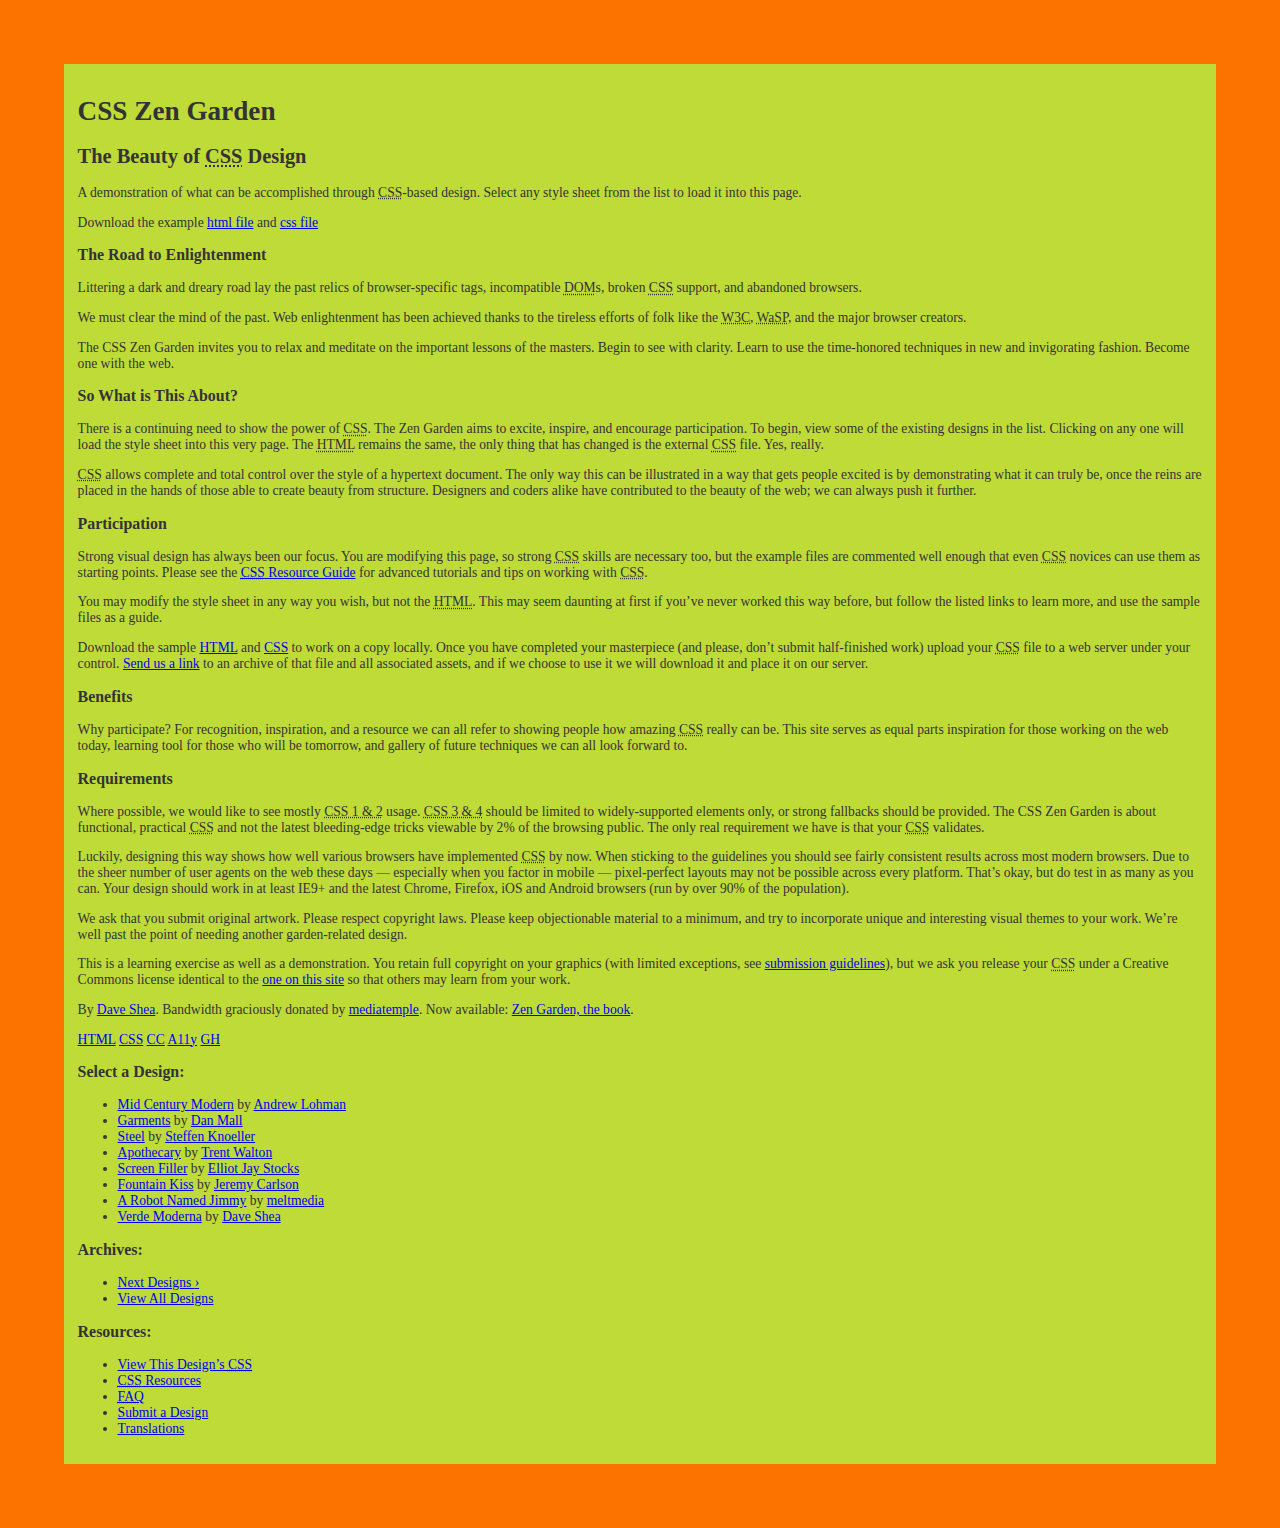
<file: Project/index.html>
<!DOCTYPE html>
<html lang="en">
  <head>
    <meta charset="UTF-8" />
    <meta name="viewport" content="width=device-width, initial-scale=1.0" />
    <title>Zen style guide</title>
    <link rel="stylesheet" href="style.css" />
  </head>
  <body>
    <div class="page-wrapper">
      <section class="intro" id="zen-intro">
        <header role="banner">
          <h1>CSS Zen Garden</h1>
          <h2>
            The Beauty of <abbr title="Cascading Style Sheets">CSS</abbr> Design
          </h2>
        </header>

        <div class="summary" id="zen-summary" role="article">
          <p>
            A demonstration of what can be accomplished through
            <abbr title="Cascading Style Sheets">CSS</abbr>-based design. Select
            any style sheet from the list to load it into this page.
          </p>
          <p>
            Download the example
            <a
              href="/examples/index"
              title="This page's source HTML code, not to be modified."
              >html file</a
            >
            and
            <a
              href="/examples/style.css"
              title="This page's sample CSS, the file you may modify."
              >css file</a
            >
          </p>
        </div>

        <div class="preamble" id="zen-preamble" role="article">
          <h3>The Road to Enlightenment</h3>
          <p>
            Littering a dark and dreary road lay the past relics of
            browser-specific tags, incompatible
            <abbr title="Document Object Model">DOM</abbr>s, broken
            <abbr title="Cascading Style Sheets">CSS</abbr> support, and
            abandoned browsers.
          </p>
          <p>
            We must clear the mind of the past. Web enlightenment has been
            achieved thanks to the tireless efforts of folk like the
            <abbr title="World Wide Web Consortium">W3C</abbr>,
            <abbr title="Web Standards Project">WaSP</abbr>, and the major
            browser creators.
          </p>
          <p>
            The CSS Zen Garden invites you to relax and meditate on the
            important lessons of the masters. Begin to see with clarity. Learn
            to use the time-honored techniques in new and invigorating fashion.
            Become one with the web.
          </p>
        </div>
      </section>

      <div class="main supporting" id="zen-supporting" role="main">
        <div class="explanation" id="zen-explanation" role="article">
          <h3>So What is This About?</h3>
          <p>
            There is a continuing need to show the power of
            <abbr title="Cascading Style Sheets">CSS</abbr>. The Zen Garden aims
            to excite, inspire, and encourage participation. To begin, view some
            of the existing designs in the list. Clicking on any one will load
            the style sheet into this very page. The
            <abbr title="HyperText Markup Language">HTML</abbr> remains the
            same, the only thing that has changed is the external
            <abbr title="Cascading Style Sheets">CSS</abbr> file. Yes, really.
          </p>
          <p>
            <abbr title="Cascading Style Sheets">CSS</abbr> allows complete and
            total control over the style of a hypertext document. The only way
            this can be illustrated in a way that gets people excited is by
            demonstrating what it can truly be, once the reins are placed in the
            hands of those able to create beauty from structure. Designers and
            coders alike have contributed to the beauty of the web; we can
            always push it further.
          </p>
        </div>

        <div class="participation" id="zen-participation" role="article">
          <h3>Participation</h3>
          <p>
            Strong visual design has always been our focus. You are modifying
            this page, so strong
            <abbr title="Cascading Style Sheets">CSS</abbr> skills are necessary
            too, but the example files are commented well enough that even
            <abbr title="Cascading Style Sheets">CSS</abbr> novices can use them
            as starting points. Please see the
            <a
              href="http://www.mezzoblue.com/zengarden/resources/"
              title="A listing of CSS-related resources"
              ><abbr title="Cascading Style Sheets">CSS</abbr> Resource Guide</a
            >
            for advanced tutorials and tips on working with
            <abbr title="Cascading Style Sheets">CSS</abbr>.
          </p>
          <p>
            You may modify the style sheet in any way you wish, but not the
            <abbr title="HyperText Markup Language">HTML</abbr>. This may seem
            daunting at first if you&#8217;ve never worked this way before, but
            follow the listed links to learn more, and use the sample files as a
            guide.
          </p>
          <p>
            Download the sample
            <a
              href="/examples/index"
              title="This page's source HTML code, not to be modified."
              >HTML</a
            >
            and
            <a
              href="/examples/style.css"
              title="This page's sample CSS, the file you may modify."
              >CSS</a
            >
            to work on a copy locally. Once you have completed your masterpiece
            (and please, don&#8217;t submit half-finished work) upload your
            <abbr title="Cascading Style Sheets">CSS</abbr> file to a web server
            under your control.
            <a
              href="http://www.mezzoblue.com/zengarden/submit/"
              title="Use the contact form to send us your CSS file"
              >Send us a link</a
            >
            to an archive of that file and all associated assets, and if we
            choose to use it we will download it and place it on our server.
          </p>
        </div>

        <div class="benefits" id="zen-benefits" role="article">
          <h3>Benefits</h3>
          <p>
            Why participate? For recognition, inspiration, and a resource we can
            all refer to showing people how amazing
            <abbr title="Cascading Style Sheets">CSS</abbr> really can be. This
            site serves as equal parts inspiration for those working on the web
            today, learning tool for those who will be tomorrow, and gallery of
            future techniques we can all look forward to.
          </p>
        </div>

        <div class="requirements" id="zen-requirements" role="article">
          <h3>Requirements</h3>
          <p>
            Where possible, we would like to see mostly
            <abbr title="Cascading Style Sheets, levels 1 and 2"
              >CSS 1 &amp; 2</abbr
            >
            usage.
            <abbr title="Cascading Style Sheets, levels 3 and 4"
              >CSS 3 &amp; 4</abbr
            >
            should be limited to widely-supported elements only, or strong
            fallbacks should be provided. The CSS Zen Garden is about
            functional, practical
            <abbr title="Cascading Style Sheets">CSS</abbr> and not the latest
            bleeding-edge tricks viewable by 2% of the browsing public. The only
            real requirement we have is that your
            <abbr title="Cascading Style Sheets">CSS</abbr> validates.
          </p>
          <p>
            Luckily, designing this way shows how well various browsers have
            implemented <abbr title="Cascading Style Sheets">CSS</abbr> by now.
            When sticking to the guidelines you should see fairly consistent
            results across most modern browsers. Due to the sheer number of user
            agents on the web these days &#8212; especially when you factor in
            mobile &#8212; pixel-perfect layouts may not be possible across
            every platform. That&#8217;s okay, but do test in as many as you
            can. Your design should work in at least IE9+ and the latest Chrome,
            Firefox, iOS and Android browsers (run by over 90% of the
            population).
          </p>
          <p>
            We ask that you submit original artwork. Please respect copyright
            laws. Please keep objectionable material to a minimum, and try to
            incorporate unique and interesting visual themes to your work.
            We&#8217;re well past the point of needing another garden-related
            design.
          </p>
          <p>
            This is a learning exercise as well as a demonstration. You retain
            full copyright on your graphics (with limited exceptions, see
            <a href="http://www.mezzoblue.com/zengarden/submit/guidelines/"
              >submission guidelines</a
            >), but we ask you release your
            <abbr title="Cascading Style Sheets">CSS</abbr> under a Creative
            Commons license identical to the
            <a
              href="http://creativecommons.org/licenses/by-nc-sa/3.0/"
              title="View the Zen Garden's license information."
              >one on this site</a
            >
            so that others may learn from your work.
          </p>
          <p role="contentinfo">
            By <a href="http://www.mezzoblue.com/">Dave Shea</a>. Bandwidth
            graciously donated by
            <a href="http://www.mediatemple.net/">mediatemple</a>. Now
            available:
            <a
              href="http://www.amazon.com/exec/obidos/ASIN/0321303474/mezzoblue-20/"
              >Zen Garden, the book</a
            >.
          </p>
        </div>

        <footer>
          <a
            href="http://validator.w3.org/check/referer"
            title="Check the validity of this site&#8217;s HTML"
            class="zen-validate-html"
            >HTML</a
          >
          <a
            href="http://jigsaw.w3.org/css-validator/check/referer"
            title="Check the validity of this site&#8217;s CSS"
            class="zen-validate-css"
            >CSS</a
          >
          <a
            href="http://creativecommons.org/licenses/by-nc-sa/3.0/"
            title="View the Creative Commons license of this site: Attribution-NonCommercial-ShareAlike."
            class="zen-license"
            >CC</a
          >
          <a
            href="http://mezzoblue.com/zengarden/faq/#aaa"
            title="Read about the accessibility of this site"
            class="zen-accessibility"
            >A11y</a
          >
          <a
            href="https://github.com/mezzoblue/csszengarden.com"
            title="Fork this site on Github"
            class="zen-github"
            >GH</a
          >
        </footer>
      </div>

      <aside class="sidebar" role="complementary">
        <div class="wrapper">
          <div class="design-selection" id="design-selection">
            <h3 class="select">Select a Design:</h3>
            <nav role="navigation">
              <ul>
                <li>
                  <a href="/221/" class="design-name">Mid Century Modern</a> by
                  <a href="http://andrewlohman.com/" class="designer-name"
                    >Andrew Lohman</a
                  >
                </li>
                <li>
                  <a href="/220/" class="design-name">Garments</a> by
                  <a href="http://danielmall.com/" class="designer-name"
                    >Dan Mall</a
                  >
                </li>
                <li>
                  <a href="/219/" class="design-name">Steel</a> by
                  <a href="http://steffen-knoeller.de" class="designer-name"
                    >Steffen Knoeller</a
                  >
                </li>
                <li>
                  <a href="/218/" class="design-name">Apothecary</a> by
                  <a href="http://trentwalton.com" class="designer-name"
                    >Trent Walton</a
                  >
                </li>
                <li>
                  <a href="/217/" class="design-name">Screen Filler</a> by
                  <a href="http://elliotjaystocks.com/" class="designer-name"
                    >Elliot Jay Stocks</a
                  >
                </li>
                <li>
                  <a href="/216/" class="design-name">Fountain Kiss</a> by
                  <a href="http://jeremycarlson.com" class="designer-name"
                    >Jeremy Carlson</a
                  >
                </li>
                <li>
                  <a href="/215/" class="design-name">A Robot Named Jimmy</a> by
                  <a href="http://meltmedia.com/" class="designer-name"
                    >meltmedia</a
                  >
                </li>
                <li>
                  <a href="/214/" class="design-name">Verde Moderna</a> by
                  <a href="http://www.mezzoblue.com/" class="designer-name"
                    >Dave Shea</a
                  >
                </li>
              </ul>
            </nav>
          </div>

          <div class="design-archives" id="design-archives">
            <h3 class="archives">Archives:</h3>
            <nav role="navigation">
              <ul>
                <li class="next">
                  <a href="/214/page1">
                    Next Designs <span class="indicator">&rsaquo;</span>
                  </a>
                </li>
                <li class="viewall">
                  <a
                    href="http://www.mezzoblue.com/zengarden/alldesigns/"
                    title="View every submission to the Zen Garden."
                  >
                    View All Designs
                  </a>
                </li>
              </ul>
            </nav>
          </div>

          <div class="zen-resources" id="zen-resources">
            <h3 class="resources">Resources:</h3>
            <ul>
              <li class="view-css">
                <a
                  href="style.css"
                  title="View the source CSS file of the currently-viewed design."
                >
                  View This Design&#8217;s
                  <abbr title="Cascading Style Sheets">CSS</abbr>
                </a>
              </li>
              <li class="css-resources">
                <a
                  href="http://www.mezzoblue.com/zengarden/resources/"
                  title="Links to great sites with information on using CSS."
                >
                  <abbr title="Cascading Style Sheets">CSS</abbr> Resources
                </a>
              </li>
              <li class="zen-faq">
                <a
                  href="http://www.mezzoblue.com/zengarden/faq/"
                  title="A list of Frequently Asked Questions about the Zen Garden."
                >
                  <abbr title="Frequently Asked Questions">FAQ</abbr>
                </a>
              </li>
              <li class="zen-submit">
                <a
                  href="http://www.mezzoblue.com/zengarden/submit/"
                  title="Send in your own CSS file."
                >
                  Submit a Design
                </a>
              </li>
              <li class="zen-translations">
                <a
                  href="http://www.mezzoblue.com/zengarden/translations/"
                  title="View translated versions of this page."
                >
                  Translations
                </a>
              </li>
            </ul>
          </div>
        </div>
      </aside>
    </div>
  </body>
</html>
</file>
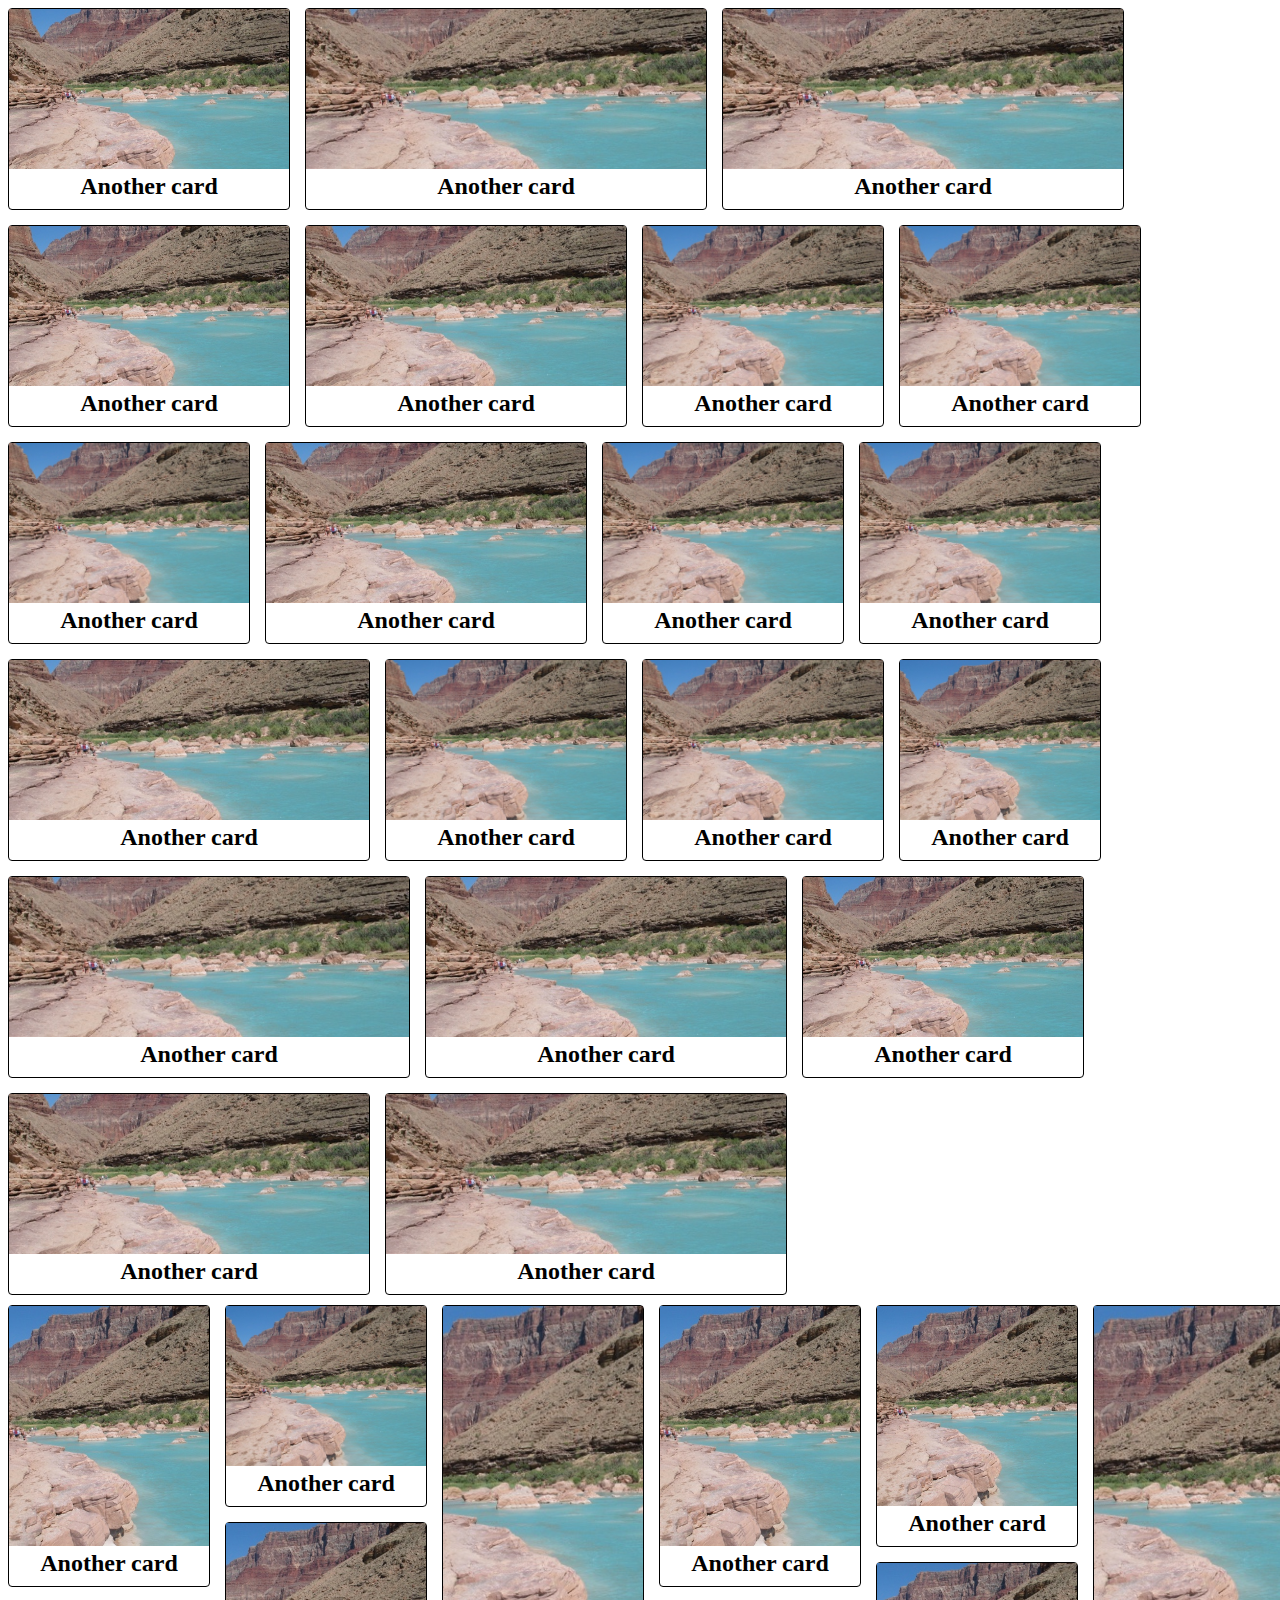
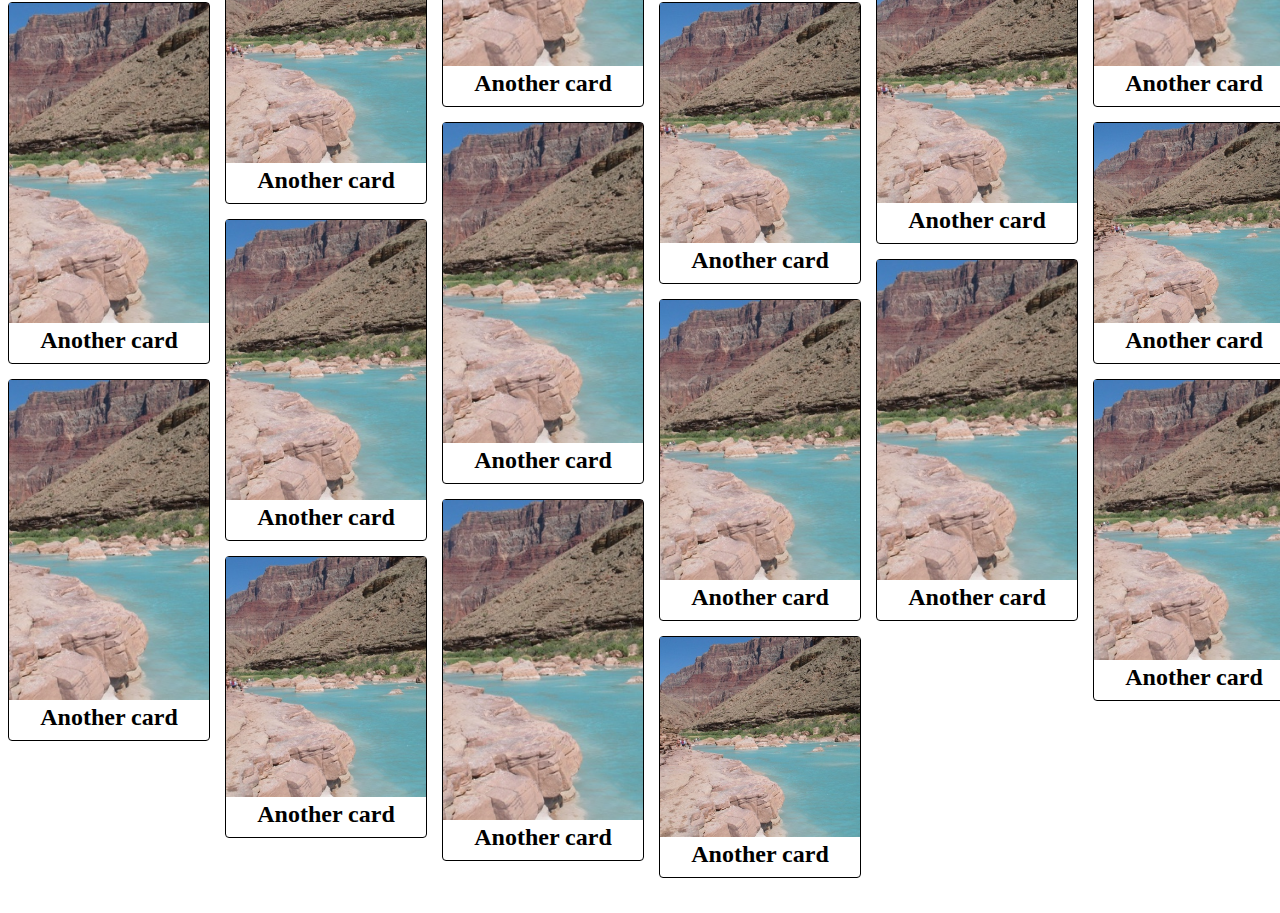
<file: Final/Flexbox/index.html>
<!DOCTYPE html>
<html lang="en">
  <head>
    <meta charset="UTF-8" />
    <meta http-equiv="X-UA-Compatible" content="IE=edge" />
    <meta name="viewport" content="width=device-width, initial-scale=1.0" />
    <title>Document</title>
    <link rel="stylesheet" href="styles.css" />
    <script src="main.js" defer></script>
  </head>
  <body>
    <header></header>
    <main class="card-grid">
      <section class="row-grid"></section>
      <section class="col-grid"></section>
    </main>
  </body>
</html>
</file>
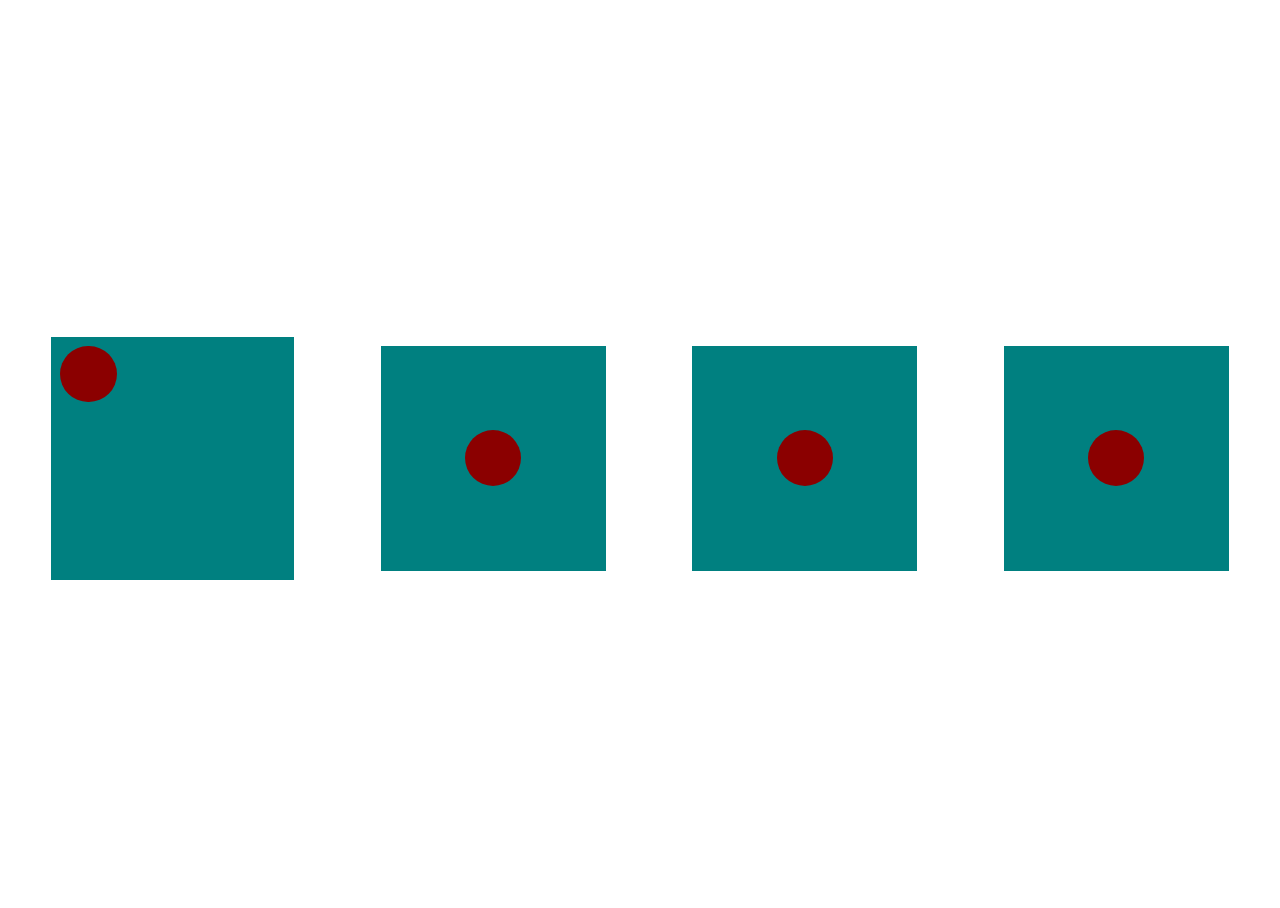
<file: Final/Animations/It's a trap/index.html>
<!DOCTYPE html>
<html lang="en">

<head>
    <meta charset="UTF-8">
    <meta http-equiv="X-UA-Compatible" content="IE=edge">
    <meta name="viewport" content="width=device-width, initial-scale=1.0">
    <link rel="stylesheet" href="style.css" />
    <title>It's a Trap</title>
</head>

<body>
    <div class="container container-one">
        <div class="orbiting-circle"></div>
    </div>
    <div class="container container-two">
        <div class="morphing-circle"></div>
    </div>
    <div class="container container-three">
        <div class="left-circle"></div>
        <div class="right-circle"></div>
    </div>
    <div class="container container-four">
        <div class="beating-circle"></div>
    </div>
</body>

</html>
</file>
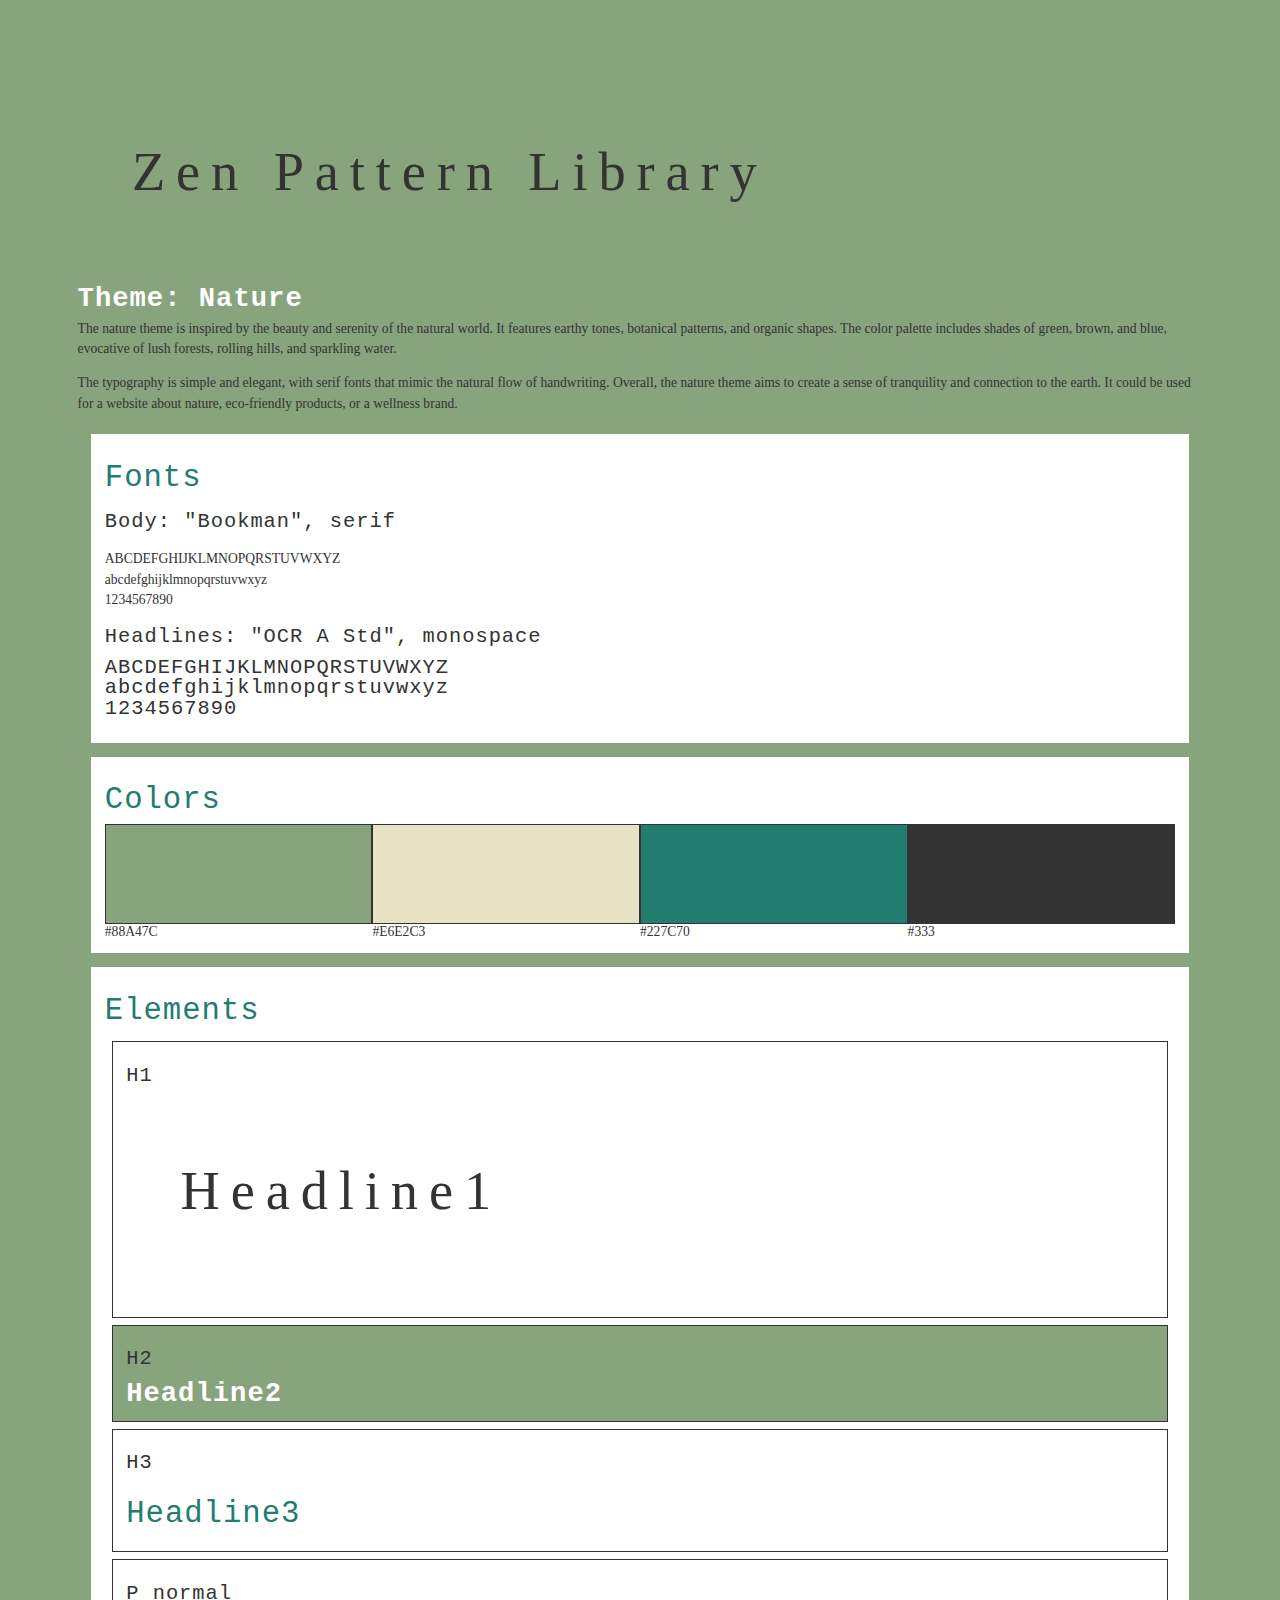
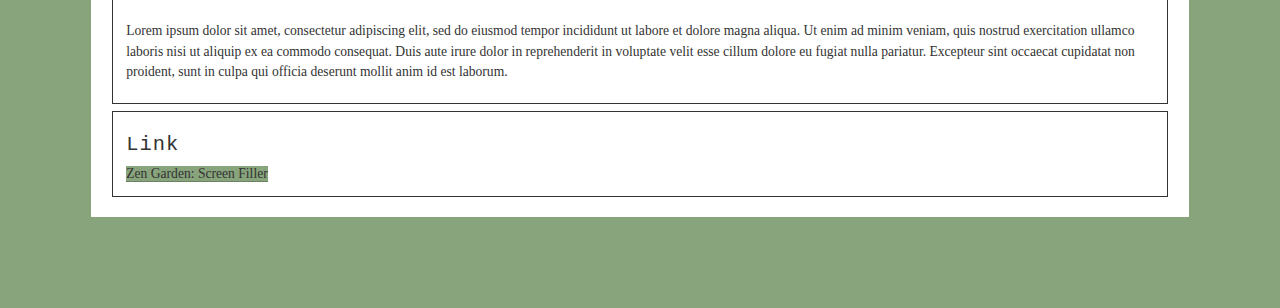
<file: Project/pattern.html>
<!DOCTYPE html>
<html lang="en">

<head>
  <meta charset="UTF-8" />
  <meta name="viewport" content="width=device-width, initial-scale=1.0" />
  <title>Zen Pattern Library</title>
  <link rel="stylesheet" href="style-pattern.css" />
</head>

<body>
  <header>
    <h1>
      Zen Pattern Library
    </h1>
  </header>
  <main>
    <h2>Theme: Nature</h2>
    <p>
      The nature theme is inspired by the beauty and serenity of the natural world. It features earthy tones, botanical
      patterns, and organic shapes. The color palette includes shades of green, brown, and blue, evocative of lush
      forests, rolling hills, and sparkling water.
    </p>
    <p>
      The typography is simple and elegant, with serif fonts that mimic the natural flow of handwriting. Overall, the
      nature theme aims to create a sense of tranquility and connection to the earth. It could be used for a website
      about nature, eco-friendly products, or a wellness brand.
    </p>
    <section>
      <h3>Fonts</h3>
      <h4>Body: "Bookman", serif</h4>
      <p>
        ABCDEFGHIJKLMNOPQRSTUVWXYZ<br />
        abcdefghijklmnopqrstuvwxyz<br />
        1234567890
      </p>
      <h4>Headlines: "OCR A Std", monospace</h4>
      <h4>
        ABCDEFGHIJKLMNOPQRSTUVWXYZ<br />
        abcdefghijklmnopqrstuvwxyz<br />
        1234567890
      </h4>
    </section>

    <section class="colors">
      <h3>Colors</h3>
      <figure>
        <div class="swatch primary"></div>
        <figcaption>#88A47C</figcaption>
      </figure>
      <figure>
        <div class="swatch accent1"></div>
        <figcaption>#E6E2C3</figcaption>
      </figure>
      <figure>
        <div class="swatch accent2"></div>
        <figcaption>#227C70</figcaption>
      </figure>
      <figure>
        <div class="swatch text-dark"></div>
        <figcaption>#333</figcaption>
      </figure>
    </section>

    <section class="elements">
      <h3>Elements</h3>
      <div class="element">
        <h4>H1</h4>
        <h1>Headline1</h1>
      </div>
      <div class="element primary">
        <h4>H2</h4>
        <h2>Headline2</h2>
      </div>
      <div class="element">
        <h4>H3</h4>
        <h3>Headline3</h3>
      </div>
      <div class="element">
        <h4>P normal</h4>
        <p>
          Lorem ipsum dolor sit amet, consectetur adipiscing elit, sed do
          eiusmod tempor incididunt ut labore et dolore magna aliqua. Ut enim
          ad minim veniam, quis nostrud exercitation ullamco laboris nisi ut
          aliquip ex ea commodo consequat. Duis aute irure dolor in
          reprehenderit in voluptate velit esse cillum dolore eu fugiat nulla
          pariatur. Excepteur sint occaecat cupidatat non proident, sunt in
          culpa qui officia deserunt mollit anim id est laborum.
        </p>
      </div>

      <div class="element">
        <h4>Link</h4>
        <a href="http://csszengarden.com/217/" rel="noreferrer" target="_blank">Zen Garden: Screen Filler</a>
      </div>
    </section>
  </main>
</body>

</html>
</file>
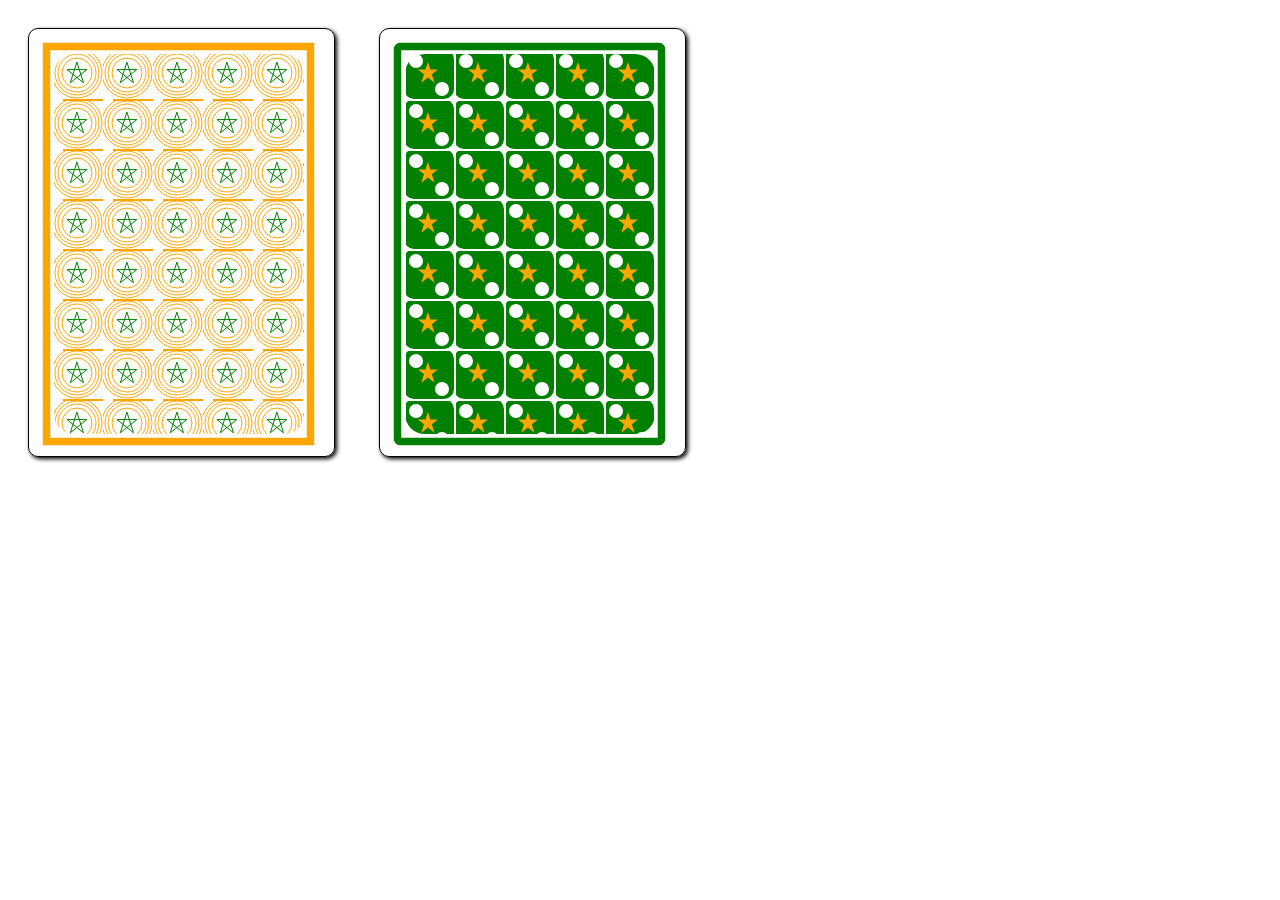
<file: Final/SVG Card Back/card.html>
<!DOCTYPE html>
<html lang="en">
<head>
    <meta charset="UTF-8">
    <meta http-equiv="X-UA-Compatible" content="IE=edge">
    <meta name="viewport" content="width=device-width, initial-scale=1.0">
    <link rel="stylesheet" href="main.css">
    <title>Card Back</title>
</head>
<body>
    <div class="card">
        <svg class="box">
          <!-- define pattern -->
          <defs>
            <pattern id="card1" patternUnits="userSpaceOnUse" x="24" y="20" width="50" height="50">
              <circle cx="24" cy="24" width="30" r="25" height="50" class="circle1" />
              <circle cx="24" cy="24" width="30" r="22" height="50" class="circle2" />
              <circle cx="24" cy="24" width="30" r="19" height="50" class="circle3" />
              <circle cx="24" cy="24" width="30" r="15" height="50" class="circle4" />
      
              <polygon points="9.9,1.1 3.3,21.78 19.8,8.58 0,8.58 16.5,21.78" class="star" />
      
              <polyline points="58,0 10,0" />
            </pattern>
          </defs>
          <!-- use pattern in a rectangle -->
          <rect x="17.5" y="17.5" width="264" height="395" id="border1" />
          <rect x="25" y="25" width="250" height="380" rx="20" fill="url(#card1)" ; />
        </svg>
      </div>
      
      <div class="card">
        <svg class="box">
          <!-- define pattern -->
          <defs>
            <pattern id="card2" patternUnits="userSpaceOnUse" x="24" y="20" width="50" height="50">
              <rect x="00" y="0" rx="10" ry="10" width="50" height="50" class="rec1" />
      
              <circle cx="12" cy="12" r="8" class="cir" />
              <circle cx="38" cy="40" r="8" class="cir" />
      
              <polygon points="9.9,1.1 3.3,21.78 19.8,8.58 0,8.58 16.5,21.78" class="star" />
              <polyline points="0,0 0,58" />
              <polyline points="58,0 0,0" />
            </pattern>
          </defs>
          <!-- use pattern in a rectangle -->
          <rect x="17.5" y="17.5" rx="2.4" ry="2.5" width="264" height="395" id="border2" />
      
          <rect x="25" y="25" width="250" height="380" rx="20" fill="url(#card2)" ; />
        </svg>
      </div>
</body>
</html>
</file>
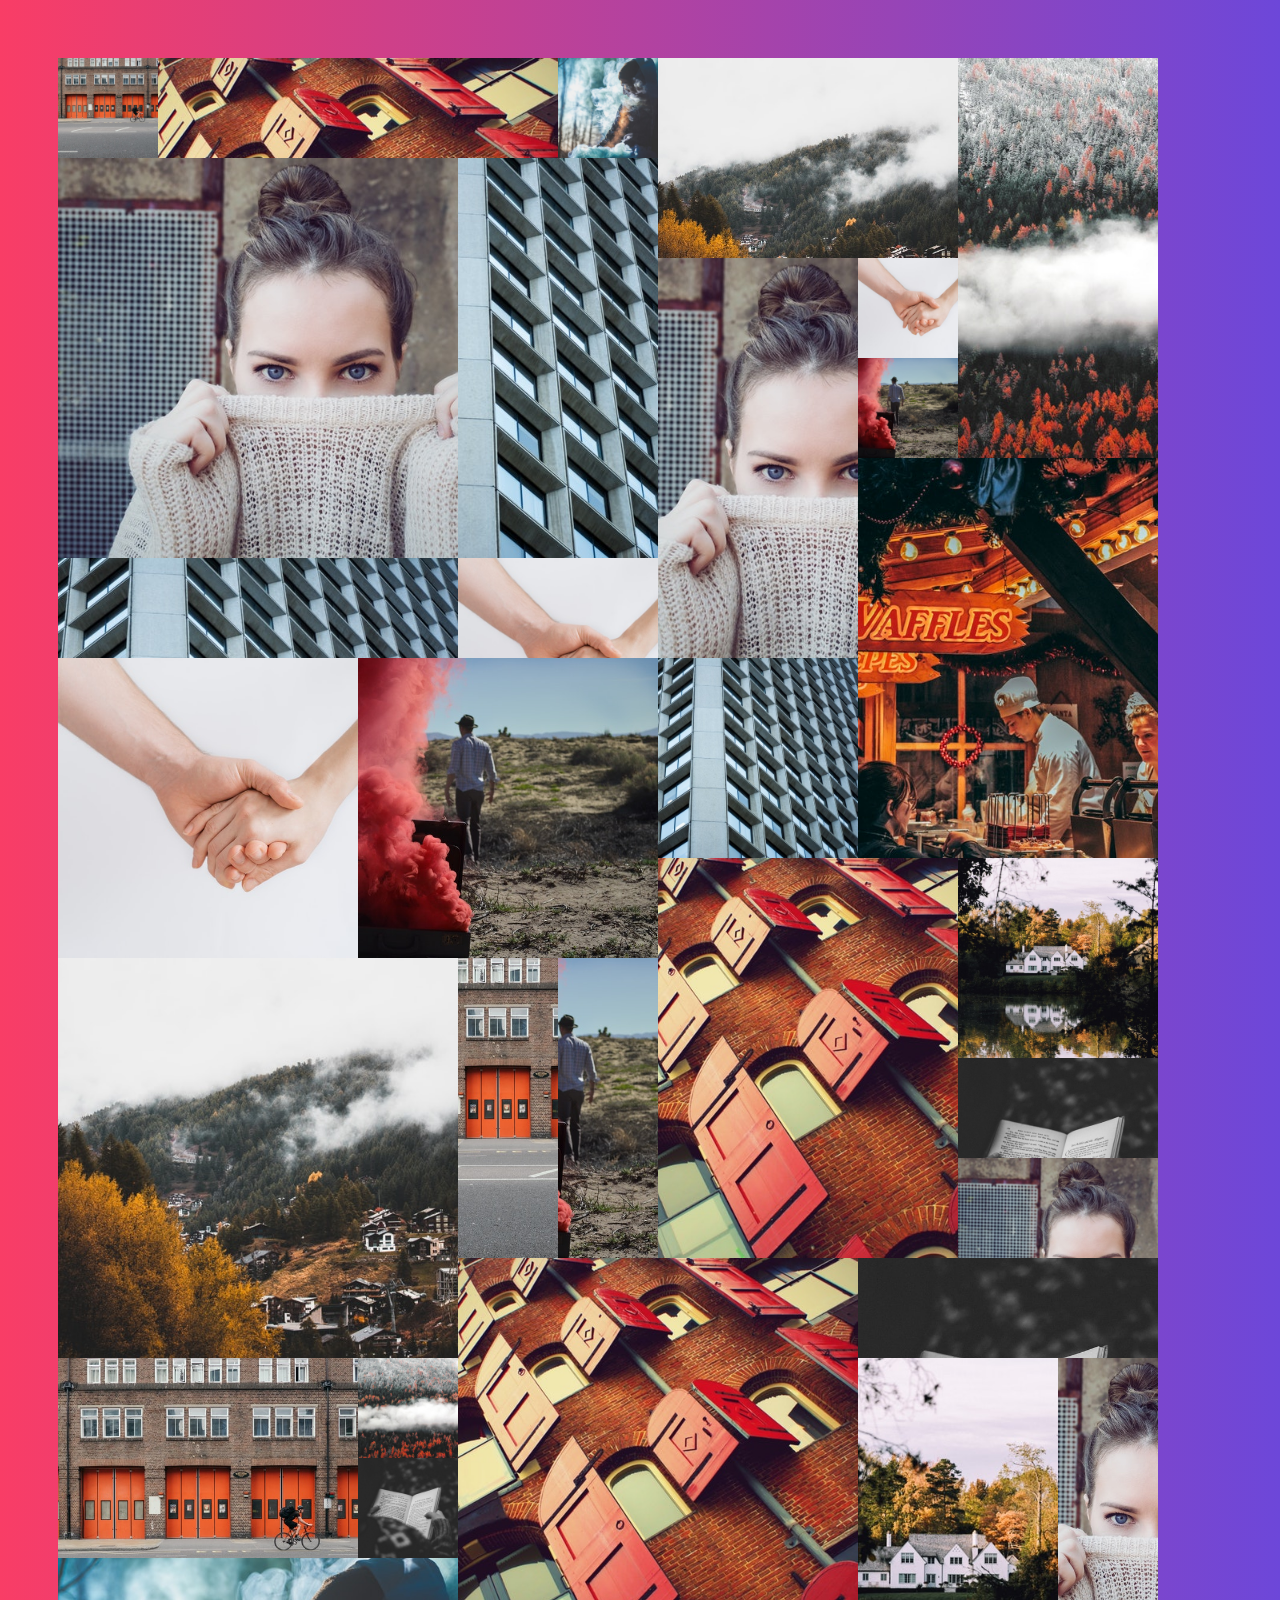
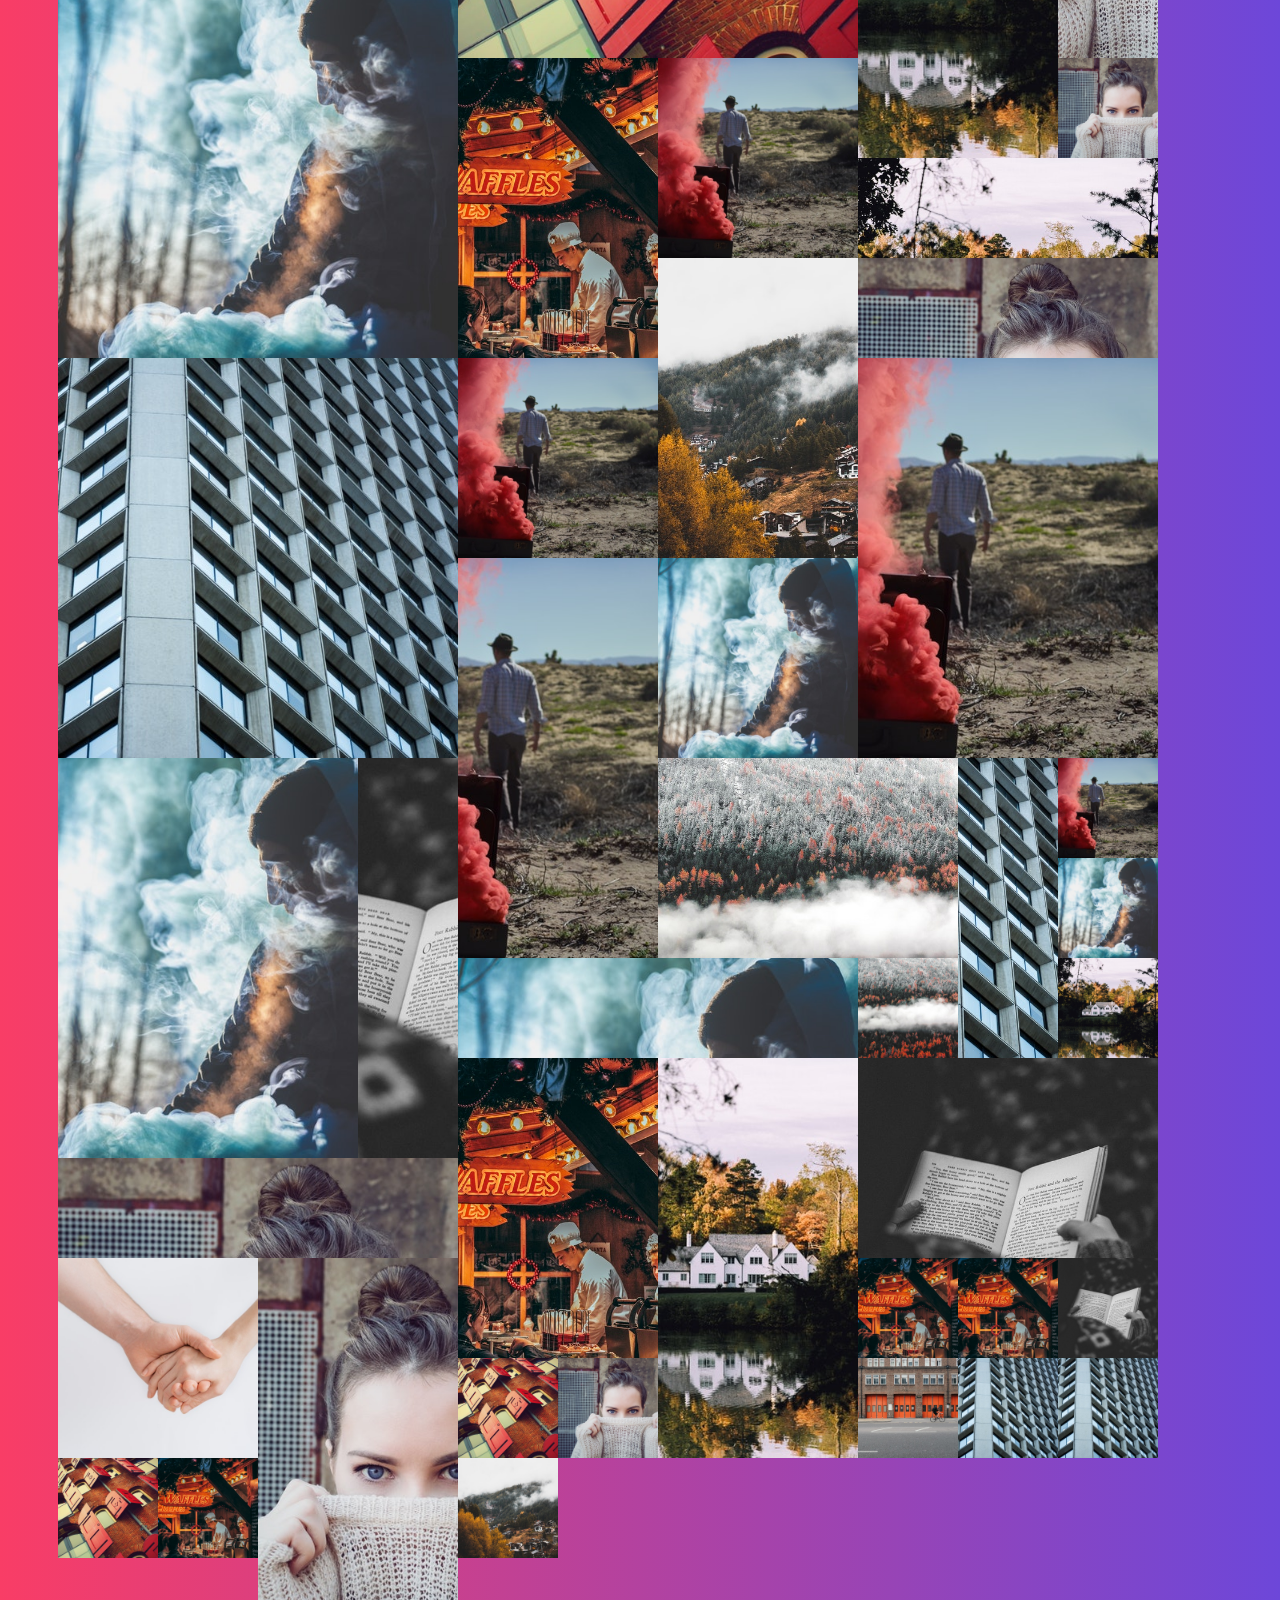
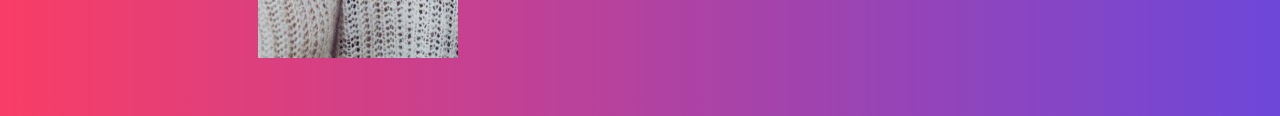
<file: Final/Grid/20 - CSS Grid Image Gallery/image-gallery-FINISHED.html>
<!DOCTYPE html>
<html lang="en">

<head>
  <meta charset="UTF-8">
  <meta name="viewport" content="width=device-width, initial-scale=1.0">
  <meta http-equiv="X-UA-Compatible" content="ie=edge">
  <title>CSS Grid Image Gallery!</title>
</head>

<body>

  <div class="overlay">
    <div class="overlay-inner">
      <button class="close">× Close</button>
      <img>
    </div>
  </div>

  <section class="gallery">
  </section>


  <style>
    * {
      box-sizing: border-box;
    }

    body {
      padding: 50px;
      font-family: sans-serif;
      background: linear-gradient(to right, #F93D66, #6D47D9);
    }

    h1,
    h2,
    h3,
    h4,
    h5,
    h6 {
      margin: 0 0 5px 0;
    }

    p {
      margin: 0 0 20px 0;
    }

    .close {
      background: none;
      color: black;
      border: 0;
    }

    .gallery {
      display: grid;
      grid-template-columns: repeat(auto-fill, 100px);
      grid-auto-rows: 100px;
      grid-auto-flow: dense;
    }

    .item {
      overflow: hidden;
      display: grid;
      grid-template-columns: 1fr;
      grid-template-rows: 1fr;
    }

    .item img {
      grid-column: 1 / -1;
      grid-row: 1 / -1;
      width: 100%;
      height: 100%;
      object-fit: cover;
    }

    .item__overlay {
      background: #ffc60032;
      grid-column: 1 / -1;
      grid-row: 1 / -1;
      position: relative;
      display: grid;
      justify-items: center;
      align-items: center;
      transition: 0.2s;
      transform: translateY(100%);
    }

    .item__overlay button {
      background: none;
      border: 2px solid white;
      color: white;
      text-transform: uppercase;
      background: rgba(0, 0, 0, 0.7);
      padding: 5px;
    }

    .item:hover .item__overlay {
      transform: translateY(0);
    }


    .item.v2 {
      grid-row: span 2;
    }

    .item.v3 {
      grid-row: span 3;
    }

    .item.v4 {
      grid-row: span 4;
    }

    .item.h2 {
      grid-column: span 2;
    }

    .item.h3 {
      grid-column: span 3;
    }

    .item.h4 {
      grid-column: span 4;
    }


    .overlay {
      position: fixed;
      background: rgba(0, 0, 0, 0.7);
      top: 0;
      right: 0;
      bottom: 0;
      left: 0;
      display: none;
      z-index: 2;
    }

    .overlay.open {
      display: grid;
      align-items: center;
      justify-items: center;
    }

    .overlay-inner {
      background: white;
      width: 700px;
      padding: 20px;
    }

    .overlay img {
      width: 100%;
    }
  </style>

  <script>
    const gallery = document.querySelector('.gallery');
    const overlay = document.querySelector('.overlay');
    const overlayImage = overlay.querySelector('img');
    const overlayClose = overlay.querySelector('.close');

    function generateHTML([h, v]) {
      return `
        <div class="item h${h} v${v}">
          <img src="images/${randomNumber(12)}.jpg">
          <div class="item__overlay">
            <button>View →</button>
          </div>
        </div>
      `;
    }

    function randomNumber(limit) {
      return Math.floor(Math.random() * limit) + 1;
    }

    function handleClick(e) {
      const src = e.currentTarget.querySelector('img').src;
      overlayImage.src = src;
      overlay.classList.add('open');
    }


    function close() {
      overlay.classList.remove('open');
    }

    const digits = Array.from({ length: 50 }, () => [randomNumber(4), randomNumber(4)]).concat([[1, 1], [1, 1], [1, 1], [1, 1], [1, 1], [1, 1], [1, 1], [1, 1], [1, 1], [1, 1], [1, 1], [1, 1], [1, 1], [1, 1], [1, 1], [1, 1], [1, 1], [1, 1]])

    const html = digits.map(generateHTML).join('');
    gallery.innerHTML = html;

    const items = document.querySelectorAll('.item');

    items.forEach(item => item.addEventListener('click', handleClick));

    overlayClose.addEventListener('click', close);

  </script>
</body>

</html>
</file>
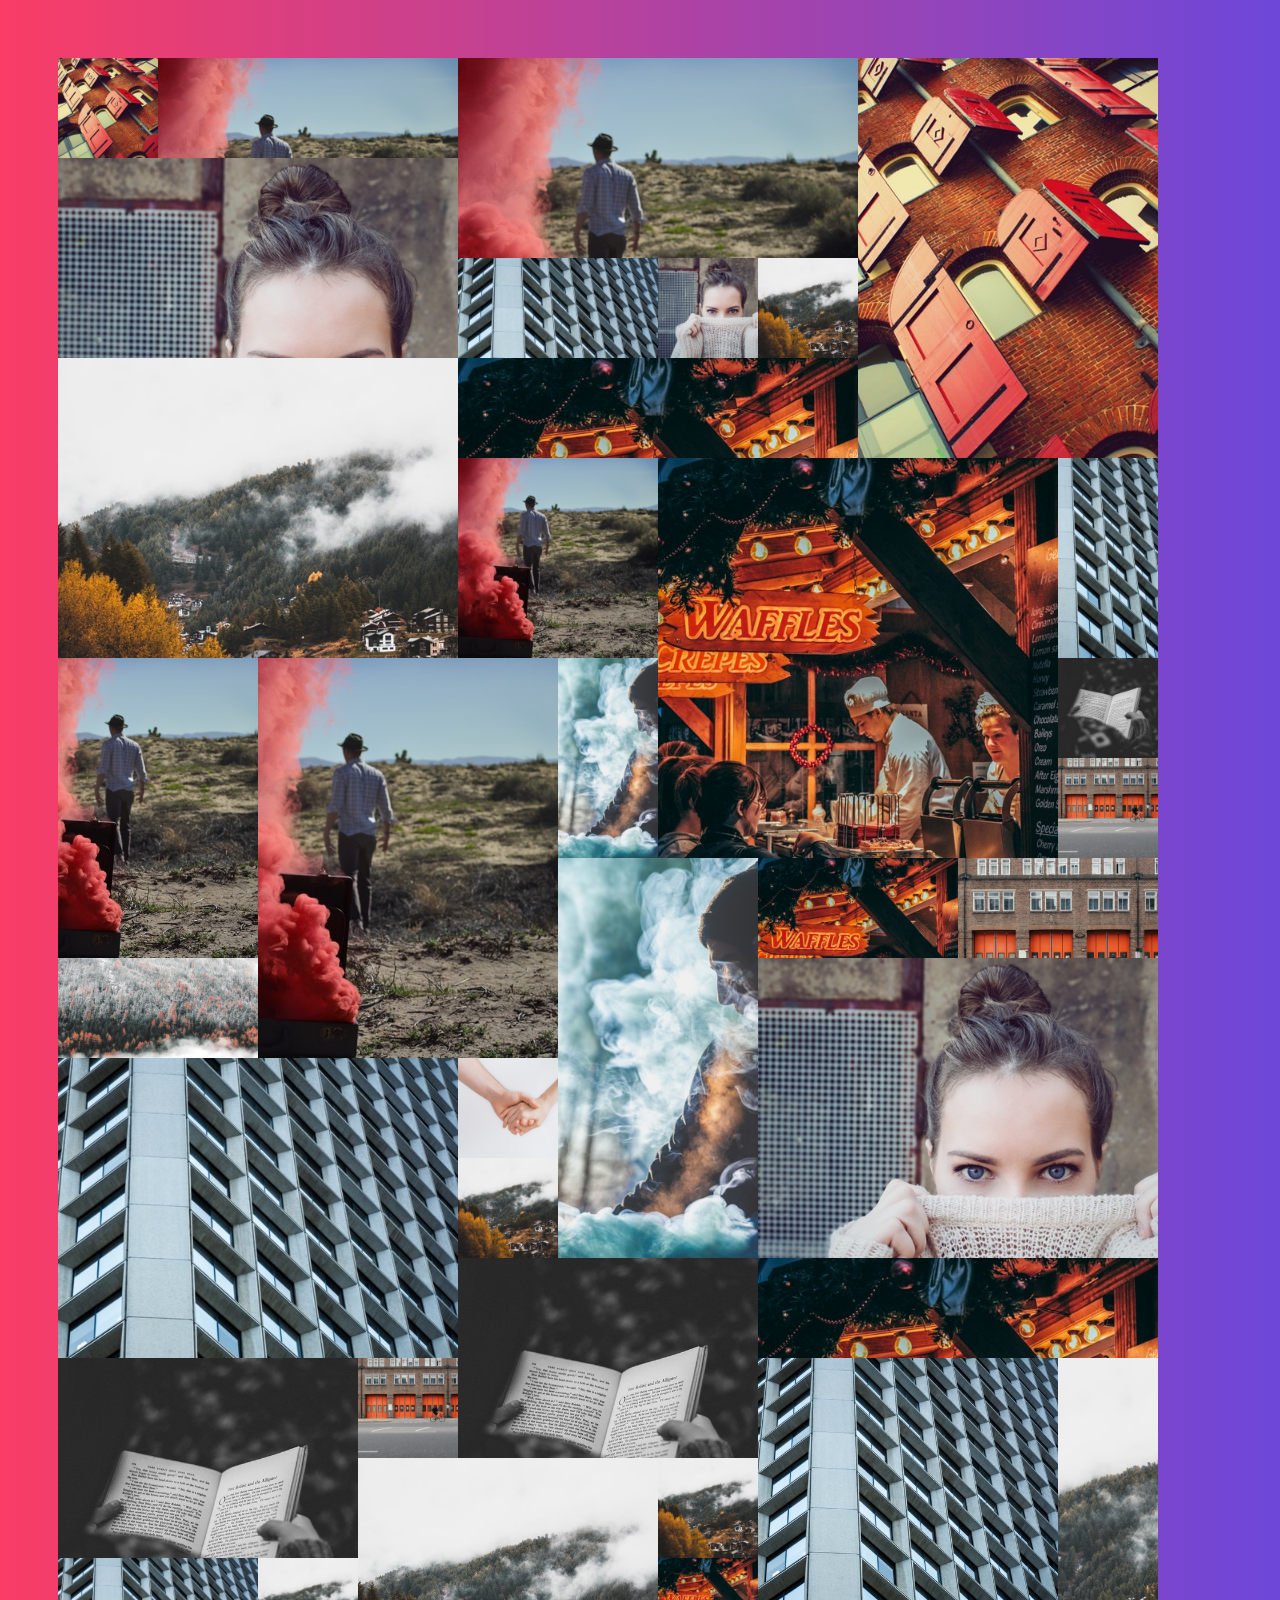
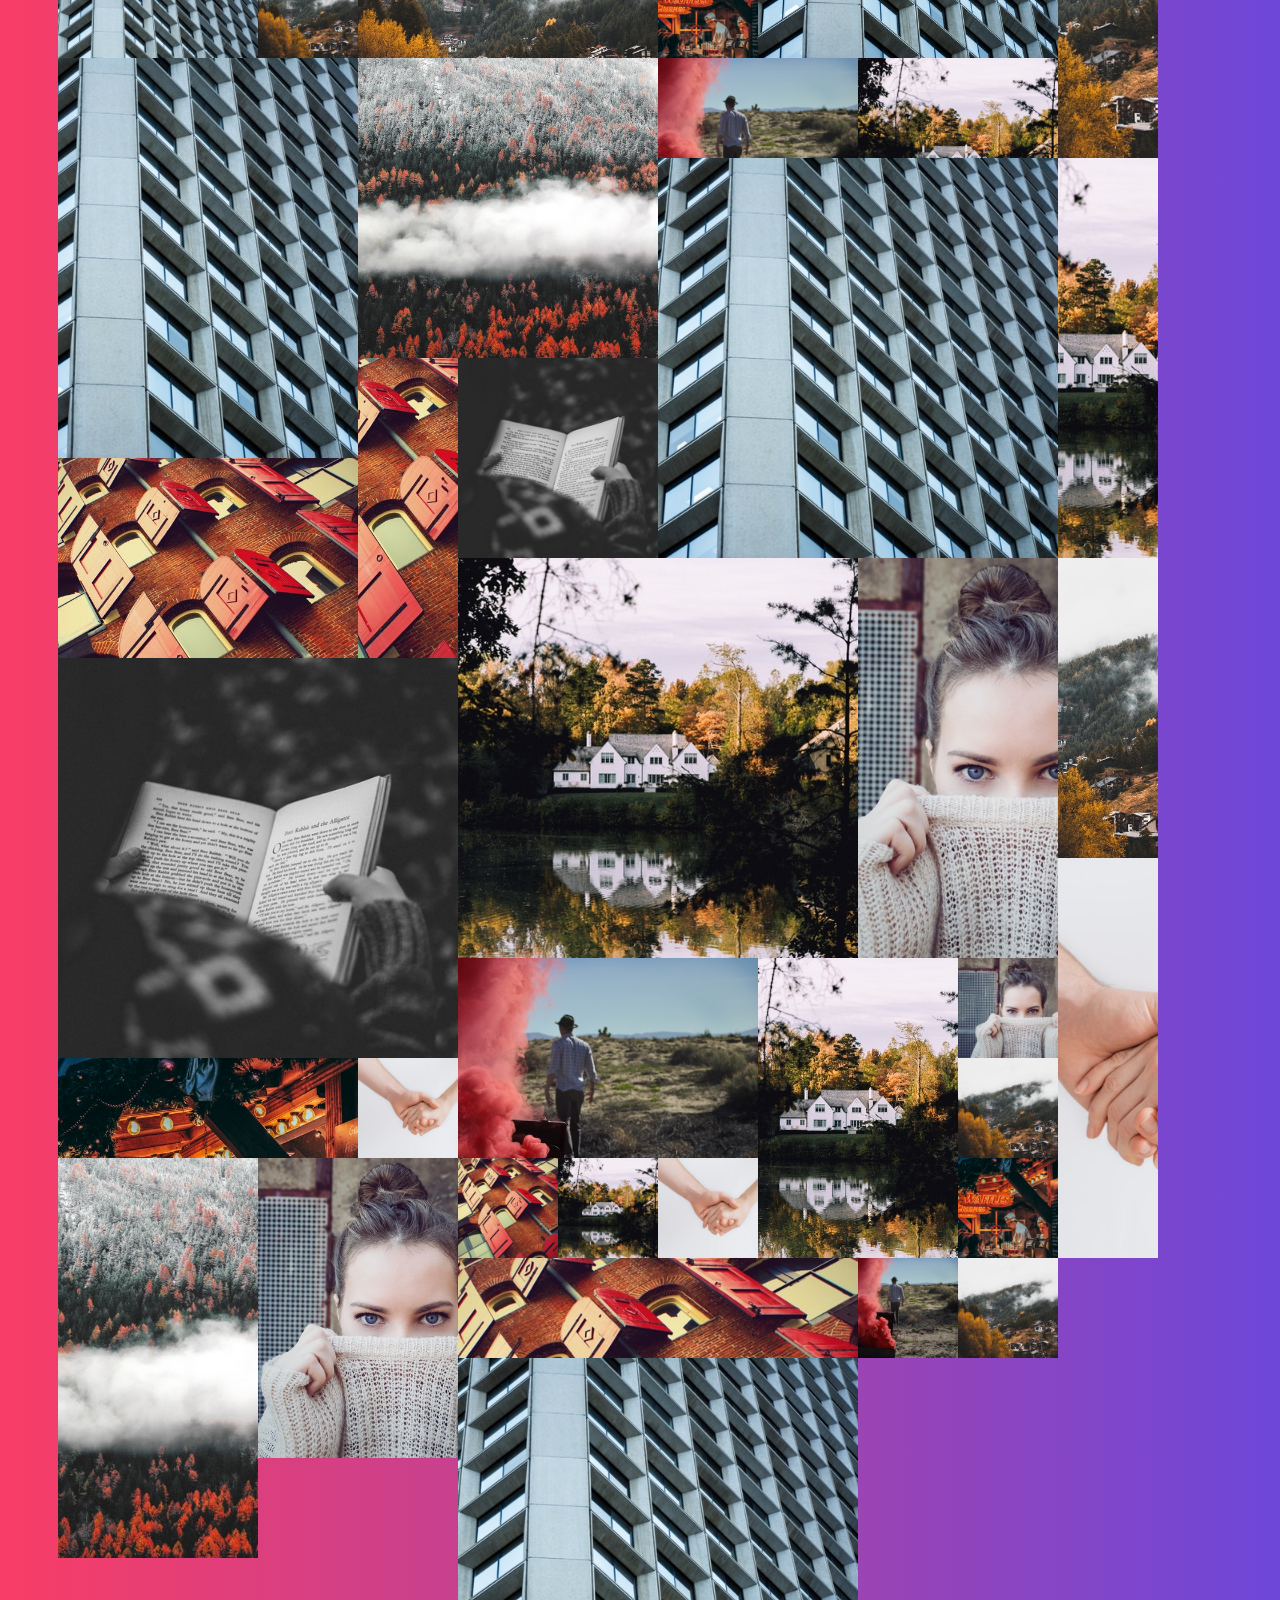
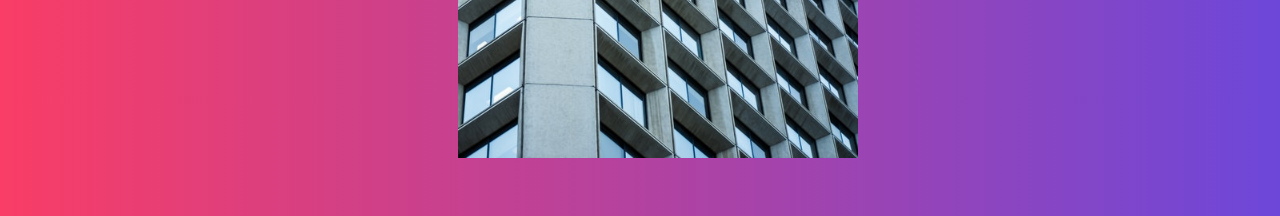
<file: Final/Grid/20 - CSS Grid Image Gallery/image-gallery-START.html>
<!DOCTYPE html>
<html lang="en">

<head>
  <meta charset="UTF-8">
  <meta name="viewport" content="width=device-width, initial-scale=1.0">
  <meta http-equiv="X-UA-Compatible" content="ie=edge">
  <title>CSS Grid Image Gallery!</title>
</head>

<body>

  <div class="overlay">
    <div class="overlay-inner">
      <button class="close">× Close</button>
      <img>
    </div>
  </div>

  <section class="gallery">
  </section>


  <style>
    * {
      box-sizing: border-box;
    }

    body {
      padding: 50px;
      font-family: sans-serif;
      background: linear-gradient(to right, #F93D66, #6D47D9);
    }

    h1,
    h2,
    h3,
    h4,
    h5,
    h6 {
      margin: 0 0 5px 0;
    }

    p {
      margin: 0 0 20px 0;
    }

    .close {
      background: none;
      color: black;
      border: 0;
    }

    .gallery {
      display: grid;
      grid-template-columns: repeat(auto-fill, 100px);
      grid-auto-rows: 100px;
      grid-auto-flow: dense;
    }

    .item {
      overflow: hidden;
      display: grid;
      grid-template-columns: 1;
      grid-template-rows: 1;
    }

    .item img {
      grid-column: 1 /-1;
      grid-row: 1 /-1;
      width: 100%;
      height: 100%;
      object-fit: cover;

    }

    .item__overlay {
      background: #ffc60032;
      grid-column: 1 /-1;
      grid-row: 1 /-1;
      position: relative;
      display: grid;
      justify-items: center;
      align-items: center;
      transition: 0.5s;
      transform: translateY(100%) ;
    }
    .item__overlay button {
      background: none;
      border: 2px solid white;
      color: white;
      text-transform: uppercase;
      background: rgba(0, 0, 0, 0.7);
      padding: 5px;
    }

    .item:hover .item__overlay {
      transform: translateY(0);
    }

    .item.v2 {
      grid-row: span 2;
    }

    .item.v3 {
      grid-row: span 3;
    }

    .item.v4 {
      grid-row: span 4;
    }

    .item.h2 {
      grid-column: span 2;
    }

    .item.h3 {
      grid-column: span 3;
    }

    .item.h4 {
      grid-column: span 4;
    }



    .overlay {
      position: fixed;
      background: rgba(0, 0, 0, 0.7);
      top: 0;
      right: 0;
      bottom: 0;
      left: 0;
      display: none;
      z-index: 2;
    }

    .overlay.open {
      display: grid;
      align-items: center;
      justify-items: center;
    }

    .overlay-inner {
      background: white;
      width: 700px;
      padding: 20px;
    }

    .overlay img {
      width: 100%;
    }
  </style>

  <script>
    const gallery = document.querySelector('.gallery');
    const overlay = document.querySelector('.overlay');
    const overlayImage = overlay.querySelector('img');
    const overlayClose = overlay.querySelector('.close');

    function generateHTML([h, v]) {
      return `
        <div class="item h${h} v${v}">
          <img src="images/${randomNumber(12)}.jpg"> 
          <div class="item__overlay">
            <button>view -></buuton>
          </div>
        </div>
      `;
    }
    function randomNumber(limit) {
      return Math.floor(Math.random() * limit) + 1;
    }

    function handleClick(e) {
      const src = e.currentTarget.querySelector('img').src;
      overlay.classList.add('open');
      overlayImage.src = src;
    }

    function close() {
      overlay.classList.remove('open');
    }
    const digits = Array.from({ length: 50 }, () =>
      [randomNumber(4), randomNumber(4)]).concat([[1, 1], [1, 1], [1, 1], [1, 1], [1, 1], [1, 1], [1, 1], [1, 1], [1, 1], [1, 1], [1, 1], [1, 1], [1, 1],
      [1, 1],[1, 1],[1, 1],[1, 1]]);

    const html = digits.map(generateHTML).join('');
    gallery.innerHTML = html;

    const items = document.querySelectorAll('.item');

    items.forEach(item => item.addEventListener('click', handleClick));

    overlayClose.addEventListener('click', close);
  </script>
</body>

</html>
</file>
<file: Project/style.css>
* {
  box-sizing: border-box;
}

html {
  background-color: #FC7300;
  padding: 5%;
}

body {
  font-family: "Bookman", serif;
  font-size: 85%;
  color: #333;
  background-color: #BFDB38;
  margin: 0;
  padding: 1em;
}/*# sourceMappingURL=style.css.map */
</file>
<file: Final/Flexbox/styles.css>
.card {
    border: 1px solid black;
    border-radius: 4px;
}

h2 {
    margin: 0;
    text-align: center;
}

.row-grid {
    display: flex;
    flex-direction: row;
    flex-wrap: wrap;
    gap: 15px;
}


.row-grid img {
    height: 80%;
    width: 100%;
    object-fit: cover;
}

.col-grid {
    display: flex;
    flex-direction: column;
    flex-wrap: wrap;
    gap: 15px;
    height: 1200px;
    margin-top: 10px;
}

.col-grid img {
    height: calc(100% - 40px);
    width: 100%;
    object-fit: cover;
}
</file>
<file: Final/Animations/It's a trap/style.css>
html,
body {
  height: 100%;
}

body {
  display: flex;
  justify-content: space-around;
  align-items: center;
}

.container {
  height: 25vmin;
  width: 25vmin;
  background-color: teal;
}

.container-one {
  padding: 1vmin;
}

.orbiting-circle {
  height: 25%;
  width: 25%;
  background-color: darkred;
  border-radius: 50%;
  animation: orbit 3s linear infinite;
}

* {
  box-sizong: border-box;
}

@keyframes orbit {
  0% {
    transform: translate(0, 0);
  }

  5% {
    transform: translate(0, 0);
  }

  /* don't change for 5% of the time...pause */
  25% {
    transform: translate(300%, 0%);
  }

  /* start moving again */
  30% {
    transform: translate(300%, 0%);
  }

  /* pause */
  50% {
    transform: translate(300%, 300%);
  }

  /* move */
  55% {
    transform: translate(300%, 300%);
  }

  75% {
    transform: translate(0%, 300%);
  }

  80% {
    transform: translate(0%, 300%);
  }

  100% {
    transform: translate(0%, 0%);
  }
}

.container-two {
  display: flex;
  justify-content: center;
  align-items: center;
}

.morphing-circle {
  height: 25%;
  width: 25%;
  background-color: darkred;
  border-radius: 50%;
  transition: border-radius .5s ease,
    background-color .5s ease,
    transform .5s ease .5s;
  animation: morphing-circle-square 3s linear infinite;
}

.container-two:hover .morphing-circle {
  border-radius: 0;
  background-color: white;
  transform: rotate(90deg);
}

@keyframes morphing-circle-square {
  0% {
    border-radius: 50%
  }

  25% {
    /*(if you don't add both red and circle here it will start changing one or the other before you are ready) */
    border-radius: 50%;
    background-color: darkred;
  }

  50% {
    /* now change to white square...but don't start rotating yet! */
    border-radius: 0%;
    background-color: white;
    transform: rotate(0deg);
  }

  75% {
    /* stay a white square, but rotate 90deg */
    border-radius: 0%;
    background-color: white;
    transform: rotate(90deg);
  }

  100% {
    /* stay rotated at 90, but change back to a circle */
    border-radius: 50%;
    background-color: darkred;
    transform: rotate(90deg);
  }
}

/*box 3*/
.container-three {
  display: flex;
  justify-content: center;
  align-items: center;
}

.left-circle {
  height: 25%;
  width: 12.5%;
  background-color: darkred;
  border-top-left-radius: 100px;
  border-bottom-left-radius: 100px;
  animation: move-left-circle 3s ease-in-out infinite;
}

@keyframes move-left-circle {
  0% {
    transform: translate(0px, 0);
  }

  25% {
    transform: translate(-5px, 0);
  }

  50% {
    transform: translate(-10px, 0);
  }

  75% {
    transform: translate(-5px, 0);
  }

  100% {
    transform: translate(0px, 0);
  }
}

.right-circle {
  height: 25%;
  width: 12.5%;
  background-color: darkred;
  border-top-right-radius: 100px;
  border-bottom-right-radius: 100px;
  animation: move-right-circle 3s ease-in-out infinite;
}

@keyframes move-right-circle {
  0% {
    transform: translate(0px, 0);
  }

  25% {
    transform: translate(5px, 0);
  }

  50% {
    transform: translate(10px, 0);
  }

  75% {
    transform: translate(5px, 0);
  }

  100% {
    transform: translate(0px, 0);
  }
}

/*Box 4*/
.container-four {
  display: flex;
  justify-content: center;
  align-items: center;
}

.beating-circle {
  height: 25%;
  width: 25%;
  background-color: darkred;
  border-radius: 50%;
  animation: beating-circle 1s ease-in-out infinite;
}

@keyframes beating-circle {
  0% {
    transform: scale(1);
  }

  10% {
    transform: scale(1.2);
  }

  20% {
    transform: scale(1);
  }

  30% {
    transform: scale(1);
  }

  40% {
    transform: scale(1);
  }

  50% {
    transform: scale(1);
  }

  60% {
    transform: scale(1.2);
  }

  70% {
    transform: scale(1.2);
  }

  100% {
    transform: scale(1);
  }
}
</file>
<file: Project/style-pattern.css>
h2,
h3,
h4 {
  font-family: "OCR A Std", monospace;
  margin: 0;
}

h1 {
  font-size: 4em;
  letter-spacing: 0.2em;
  color: #333;
  display: inline-block;
  font-weight: normal;
  margin-bottom: 1em;
  padding: 0.5em 1em;
}

h2 {
  color: #fff;
  /* Heavy */
  font-size: 2em;
  letter-spacing: 1px;
  line-height: 1em;
}

h3 {
  color: #227C70;
  font-size: 2.25em;
  font-weight: 200;
  /* Thin */
  letter-spacing: 1px;
  line-height: 1em;
  padding: 0.5em 0 0.25em 0;
}

h4 {
  font-size: 1.5em;
  font-weight: 200;
  /* Thin */
  letter-spacing: 1px;
  line-height: 1em;
  margin: 0.5em 0;
}

p {
  font-family: "Bookman", serif;
  font-size: 1em;
  line-height: 1.5em;
  padding: 0.5em 0;
  margin: 0;
}

a {
  background-color: #88A47C;
  border-bottom: 1px solid rgba(0, 0, 0, 0.2);
  color: #333;
  text-decoration: none;
  transition: border-color 0.2s ease-in-out;
}

a:hover {
  color: #E6E2C3;
}

* {
  box-sizing: border-box;
}

html {
  background-color: #88A47C;
  padding: 5%;
}

body {
  font-family: "Bookman", serif;
  font-size: 85%;
  color: #333;
  margin: 0;
  padding: 1em;
}

section {
  background-color: white;
  padding: 1em;
  margin: 1em;
}

.colors {
  display: flex;
  flex-flow: row wrap;
}
.colors > h3 {
  width: 100%;
  flex: 1 0 100%;
}
.colors > figure {
  margin: 0;
  flex: 1 1 25%;
}

.swatch {
  width: 100%;
  height: 100px;
  border: 1px solid;
}

.primary {
  background-color: #88A47C;
}

.accent1 {
  background-color: #E6E2C3;
}

.accent2 {
  background-color: #227C70;
}

.text-dark {
  background-color: #333;
}

.element {
  border: 1px solid;
  margin: 0.5em;
  padding: 1em;
}/*# sourceMappingURL=style-pattern.css.map */
</file>
<file: Final/SVG Card Back/main.css>
.card {
  display: inline-block;
  border: 1px solid black;
  width: 305px;
  height: 427px;
  border-radius: 10px;
  margin: 20px;
  box-shadow: 2px 2px 4px black;
}

#border1 {
  fill: white;
  stroke: orange;
  stroke-width: 7.5;
}

.box {
  width: 290px;
  height: 420px;
}

#card1 .star {
  fill: white;
  stroke: green;
  stroke-width: 1px;
  transform: translate(14px, 12px);
}
#card1 .circle1 {
  fill: white;
  stroke: orange;
  stroke-width: 1px;
}
#card1 .circle2 {
  fill: white;
  stroke: orange;
  stroke-width: 1px;
}
#card1 .circle3 {
  fill: white;
  stroke: orange;
  stroke-width: 1px;
}
#card1 .circle4 {
  fill: white;
  stroke: orange;
  stroke-width: 1px;
}
#card1 polyline {
  stroke: orange;
  stroke-width: 4px;
}

#border2 {
  fill: white;
  stroke: green;
  stroke-width: 7.5;
}

#card2 .rec1 {
  fill: green;
}
#card2 .cir {
  fill: white;
  stroke: green;
  stroke-width: 2px;
}
#card2 polyline {
  stroke: white;
  stroke-width: 4px;
}
#card2 .star {
  fill: orange;
  transform: translate(14px, 12px);
}/*# sourceMappingURL=main.css.map */
</file>
